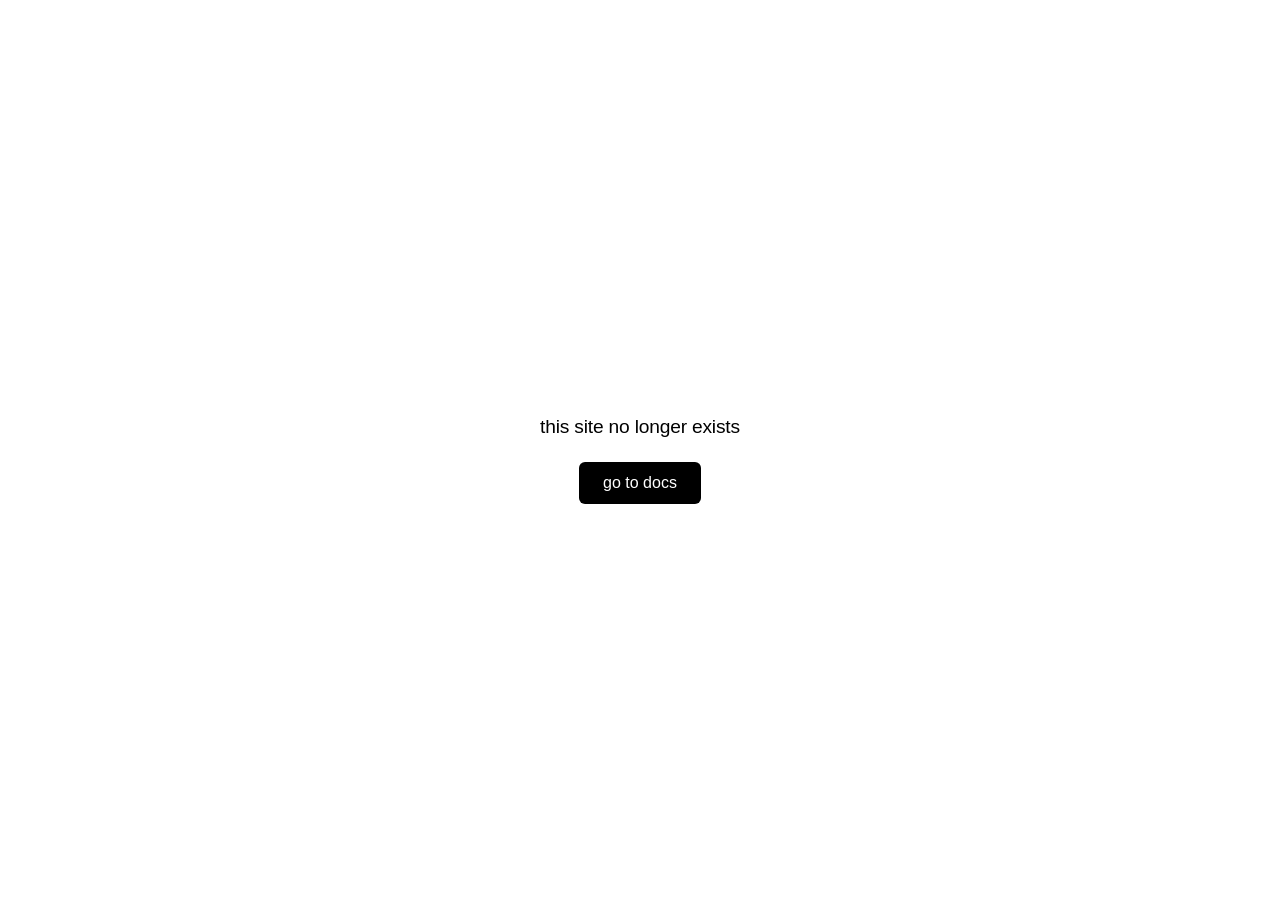
<file: index.html>
<!DOCTYPE html>
<html lang="en">
<head>
    <meta charset="UTF-8">
    <meta name="viewport" content="width=device-width, initial-scale=1.0">
    <title>feather</title>
    
    <link rel="icon" type="image/webp" href="https://imgproxy.attic.sh/insecure/f:webp/q:90/w:1920/plain/https://attic.sh/v9vxj9nb0kj2hccj2lcam39wfx6a">

    <meta name="title" content="Feather">
    <meta name="description" content="A lightweight discord tracking chrome extension">
    <meta property="og:type" content="website">
    <meta property="og:url" content="https://github.com/nwsz/feather">
    <meta property="og:title" content="Feather">
    <meta property="og:description" content="A lightweight discord tracking chrome extension.">
    <meta property="og:image" content="https://imgproxy.attic.sh/insecure/f:webp/q:90/w:1920/plain/https://attic.sh/v9vxj9nb0kj2hccj2lcam39wfx6a">
    <meta name="theme-color" content="#000000">

    <style>
        body {
            background-color: #ffffff;
            color: #000000;
            font-family: -apple-system, BlinkMacSystemFont, "Segoe UI", Roboto, sans-serif;
            display: flex;
            flex-direction: column;
            align-items: center;
            justify-content: center;
            height: 100vh;
            margin: 0;
            text-align: center;
        }

        p {
            font-size: 1.2rem;
            margin-bottom: 1.5rem;
            letter-spacing: -0.01em;
        }

        .btn {
            display: inline-block;
            padding: 12px 24px;
            background-color: #000000;
            color: #ffffff;
            text-decoration: none;
            border-radius: 6px;
            font-weight: 500;
            transition: opacity 0.2s ease;
        }

        .btn:hover {
            opacity: 0.8;
        }
    </style>
</head>
<body>

    <p>this site no longer exists</p>
    <a href="https://github.com/nwsz/feather" class="btn">go to docs</a>

</body>
</html>
</file>
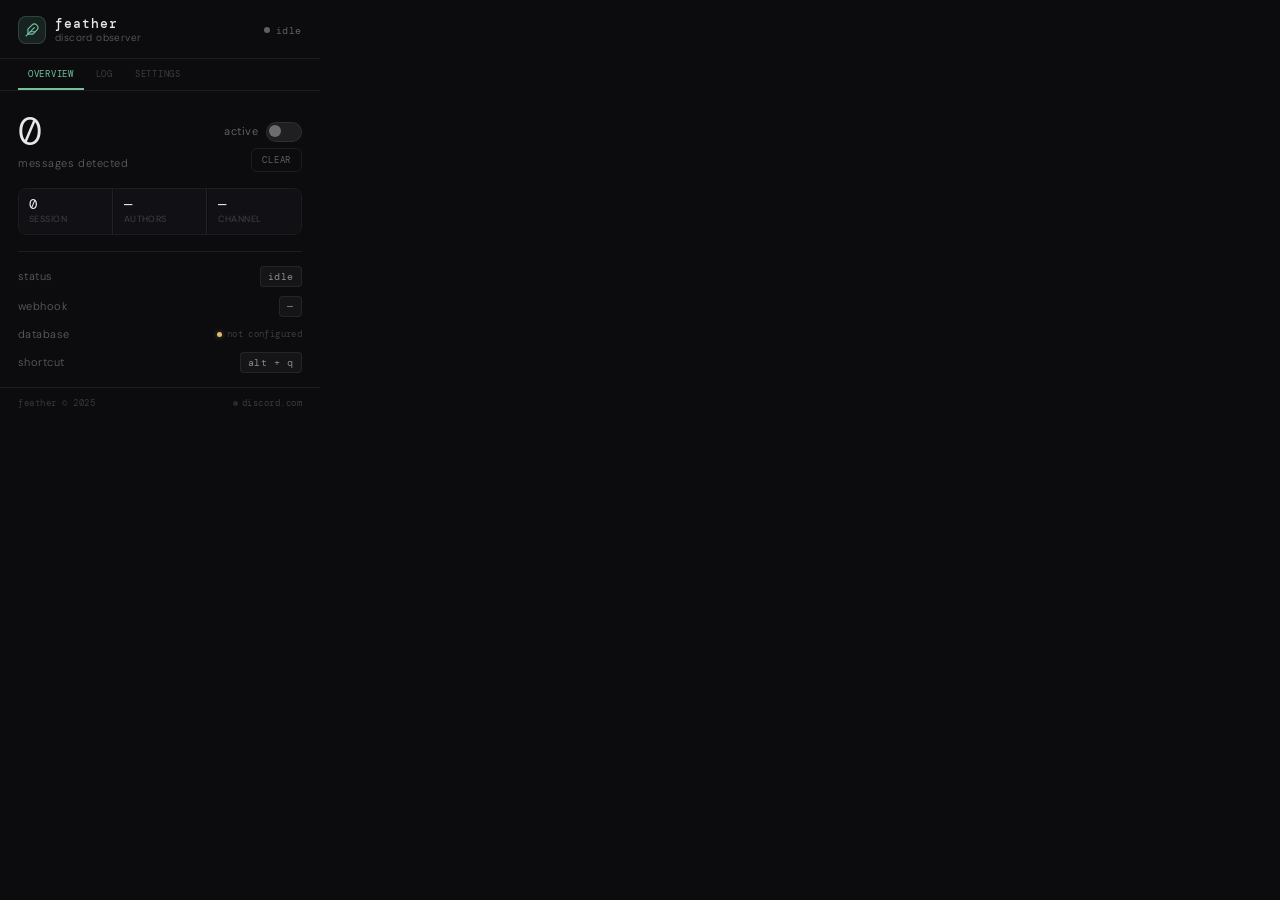
<file: popup.html>
<!DOCTYPE html>
<html lang="en">
<head>
  <meta charset="UTF-8" />
  <meta name="viewport" content="width=device-width, initial-scale=1.0" />
  <title>Feather</title>
  <style>
    @import url('https://fonts.googleapis.com/css2?family=DM+Mono:ital,wght@0,300;0,400;0,500;1,300&family=DM+Sans:wght@300;400;500&display=swap');

    *, *::before, *::after { box-sizing: border-box; margin: 0; padding: 0; }

    :root {
      --bg:         #0c0c0f;
      --surface:    #111115;
      --surface2:   #16161b;
      --border:     rgba(255,255,255,0.07);
      --border2:    rgba(255,255,255,0.04);
      --text:       #e8e8ec;
      --muted:      rgba(232,232,236,0.38);
      --muted2:     rgba(232,232,236,0.22);
      --green:      #72c39d;
      --green-dim:  rgba(114,195,157,0.12);
      --green-glow: rgba(114,195,157,0.22);
      --red:        #e07070;
      --red-dim:    rgba(224,112,112,0.1);
      --amber:      #e0b870;
      --amber-dim:  rgba(224,184,112,0.1);
      --blue:       #7098e0;
      --blue-dim:   rgba(112,152,224,0.1);
    }

    html, body {
      width: 320px;
      background: var(--bg);
      color: var(--text);
      font-family: 'DM Sans', sans-serif;
      font-size: 13px;
      line-height: 1.5;
      overflow: hidden;
    }

    .popup { display: flex; flex-direction: column; min-height: 100%; }

    /* ── Header ─────────────────────────────────────────────────────────── */
    .header {
      padding: 16px 18px 14px;
      border-bottom: 1px solid var(--border);
      display: flex;
      align-items: center;
      justify-content: space-between;
    }
    .header-left { display: flex; align-items: center; gap: 9px; }
    .logo-mark {
      width: 28px; height: 28px;
      background: var(--green-dim);
      border: 1px solid rgba(114,195,157,0.22);
      border-radius: 8px;
      display: flex; align-items: center; justify-content: center;
      color: var(--green); flex-shrink: 0;
    }
    .logo-text { display: flex; flex-direction: column; line-height: 1.2; }
    .logo-name {
      font-family: 'DM Mono', monospace;
      font-size: 13px; font-weight: 500;
      letter-spacing: 0.08em; color: var(--text);
    }
    .logo-sub { font-size: 10px; color: var(--muted); font-weight: 300; letter-spacing: 0.04em; }
    .header-status {
      display: flex; align-items: center; gap: 6px;
      font-size: 10px; font-family: 'DM Mono', monospace;
      letter-spacing: 0.06em; color: var(--muted);
    }
    .status-dot {
      width: 6px; height: 6px; border-radius: 50%;
      background: var(--muted);
      transition: background 0.3s ease, box-shadow 0.3s ease;
    }
    .status-dot.live {
      background: var(--green);
      box-shadow: 0 0 6px var(--green-glow);
      animation: pulse 2.4s ease-in-out infinite;
    }
    .status-dot.paused { background: rgba(255,255,255,0.15); }
    @keyframes pulse { 0%,100%{opacity:1} 50%{opacity:0.5} }

    /* ── Tab bar ─────────────────────────────────────────────────────────── */
    .tab-bar {
      display: flex;
      border-bottom: 1px solid var(--border);
      padding: 0 18px;
      gap: 2px;
    }
    .tab-btn {
      background: none; border: none; cursor: pointer;
      font-family: 'DM Mono', monospace;
      font-size: 9px; letter-spacing: 0.08em; text-transform: uppercase;
      color: var(--muted2);
      padding: 9px 10px 8px;
      border-bottom: 2px solid transparent;
      transition: color 0.2s, border-color 0.2s;
    }
    .tab-btn:hover { color: var(--muted); }
    .tab-btn.active { color: var(--green); border-bottom-color: var(--green); }

    /* ── Tab panels ─────────────────────────────────────────────────────── */
    .tab-panel { display: none; }
    .tab-panel.active { display: block; }

    /* ── Count block ─────────────────────────────────────────────────────── */
    .count-block {
      padding: 20px 18px 16px;
      display: flex; align-items: flex-end;
      justify-content: space-between; gap: 12px;
    }
    .count-main { display: flex; flex-direction: column; gap: 4px; }
    .count-number {
      font-family: 'DM Mono', monospace;
      font-size: 40px; font-weight: 300; line-height: 1;
      color: var(--text); letter-spacing: -0.02em;
      transition: color 0.3s ease, transform 0.3s cubic-bezier(0.34,1.56,0.64,1);
    }
    .count-number.has-messages { color: var(--green); }
    .count-number.bump { transform: scale(1.08); }
    .count-label { font-size: 11px; color: var(--muted); font-weight: 300; letter-spacing: 0.05em; }

    .count-actions { display: flex; flex-direction: column; gap: 6px; align-items: flex-end; }
    .toggle-row { display: flex; align-items: center; gap: 8px; }
    .toggle-label { font-size: 11px; color: var(--muted); letter-spacing: 0.04em; }
    .toggle {
      position: relative; width: 36px; height: 20px;
      cursor: pointer; flex-shrink: 0;
    }
    .toggle input { position: absolute; opacity: 0; width: 0; height: 0; }
    .toggle-track {
      position: absolute; inset: 0;
      background: rgba(255,255,255,0.08);
      border: 1px solid var(--border);
      border-radius: 20px;
      transition: background 0.3s ease, border-color 0.3s ease;
    }
    .toggle-thumb {
      position: absolute; top: 3px; left: 3px;
      width: 12px; height: 12px;
      background: rgba(255,255,255,0.35);
      border-radius: 50%;
      transition: transform 0.3s cubic-bezier(0.34,1.56,0.64,1), background 0.3s ease;
    }
    .toggle input:checked ~ .toggle-track {
      background: var(--green-dim);
      border-color: rgba(114,195,157,0.3);
    }
    .toggle input:checked ~ .toggle-thumb {
      transform: translateX(16px); background: var(--green);
    }

    .btn-reset {
      background: none; border: 1px solid var(--border); border-radius: 6px;
      color: var(--muted); font-family: 'DM Mono', monospace;
      font-size: 9px; letter-spacing: 0.08em; padding: 5px 10px;
      cursor: pointer; text-transform: uppercase;
      transition: color 0.2s, border-color 0.2s, background 0.2s;
    }
    .btn-reset:hover {
      color: var(--text); border-color: rgba(255,255,255,0.18);
      background: rgba(255,255,255,0.04);
    }

    /* ── Stats row ───────────────────────────────────────────────────────── */
    .stats-row {
      display: flex; gap: 1px;
      margin: 0 18px 16px;
      border: 1px solid var(--border); border-radius: 8px; overflow: hidden;
    }
    .stat-cell {
      flex: 1; padding: 8px 10px;
      background: var(--surface);
      display: flex; flex-direction: column; gap: 2px;
      border-right: 1px solid var(--border);
    }
    .stat-cell:last-child { border-right: none; }
    .stat-val {
      font-family: 'DM Mono', monospace;
      font-size: 14px; font-weight: 400; color: var(--text); line-height: 1;
    }
    .stat-key { font-size: 9px; color: var(--muted2); letter-spacing: 0.05em; text-transform: uppercase; }

    /* ── Info section ────────────────────────────────────────────────────── */
    .divider { height: 1px; background: var(--border); margin: 0 18px; }

    .info-section { padding: 14px 18px; display: flex; flex-direction: column; gap: 9px; }
    .info-row { display: flex; align-items: center; justify-content: space-between; }
    .info-key { font-size: 11px; color: var(--muted); font-weight: 300; letter-spacing: 0.04em; }
    .info-val {
      font-family: 'DM Mono', monospace; font-size: 10px;
      color: rgba(255,255,255,0.5);
      background: rgba(255,255,255,0.04);
      border: 1px solid var(--border); border-radius: 4px;
      padding: 2px 7px; letter-spacing: 0.06em;
    }
    .info-val.green { color: var(--green); background: var(--green-dim); border-color: rgba(114,195,157,0.2); }
    .info-val.red   { color: var(--red);   background: var(--red-dim);   border-color: rgba(224,112,112,0.2); }

    /* ── Recent messages log ─────────────────────────────────────────────── */
    .log-panel { padding: 12px 18px; }
    .log-header {
      display: flex; align-items: center; justify-content: space-between;
      margin-bottom: 10px;
    }
    .log-title { font-size: 10px; color: var(--muted); letter-spacing: 0.06em; text-transform: uppercase; font-family: 'DM Mono', monospace; }
    .log-clear-btn {
      background: none; border: none; cursor: pointer;
      font-family: 'DM Mono', monospace; font-size: 9px;
      color: var(--muted2); letter-spacing: 0.06em; text-transform: uppercase;
      padding: 3px 6px; border-radius: 4px;
      transition: color 0.2s, background 0.2s;
    }
    .log-clear-btn:hover { color: var(--red); background: var(--red-dim); }

    .log-list {
      display: flex; flex-direction: column; gap: 6px;
      max-height: 220px; overflow-y: auto;
    }
    .log-list::-webkit-scrollbar { width: 3px; }
    .log-list::-webkit-scrollbar-track { background: transparent; }
    .log-list::-webkit-scrollbar-thumb { background: rgba(255,255,255,0.1); border-radius: 2px; }

    .log-item {
      background: var(--surface);
      border: 1px solid var(--border2);
      border-radius: 8px;
      padding: 9px 11px;
      display: flex; flex-direction: column; gap: 4px;
      animation: log-in 0.3s cubic-bezier(0.34,1.56,0.64,1) both;
    }
    @keyframes log-in {
      from { opacity: 0; transform: translateY(-4px) scale(0.98); }
      to   { opacity: 1; transform: none; }
    }
    .log-item-header { display: flex; align-items: center; justify-content: space-between; gap: 8px; }
    .log-author {
      font-family: 'DM Mono', monospace; font-size: 10px;
      color: var(--green); letter-spacing: 0.04em;
      white-space: nowrap; overflow: hidden; text-overflow: ellipsis;
      max-width: 140px;
    }
    .log-meta { display: flex; align-items: center; gap: 6px; flex-shrink: 0; }
    .log-channel {
      font-size: 9px; color: var(--blue);
      background: var(--blue-dim); border: 1px solid rgba(112,152,224,0.15);
      border-radius: 4px; padding: 1px 5px;
      font-family: 'DM Mono', monospace; letter-spacing: 0.04em;
      white-space: nowrap; overflow: hidden; text-overflow: ellipsis; max-width: 80px;
    }
    .log-time {
      font-size: 9px; color: var(--muted2);
      font-family: 'DM Mono', monospace; letter-spacing: 0.04em; flex-shrink: 0;
    }
    .log-content {
      font-size: 11px; color: var(--muted);
      white-space: nowrap; overflow: hidden; text-overflow: ellipsis;
      max-width: 100%;
    }
    .log-empty {
      text-align: center; padding: 24px 0;
      font-size: 11px; color: var(--muted2); letter-spacing: 0.04em;
    }

    /* ── Settings panel ──────────────────────────────────────────────────── */
    .settings-panel { padding: 14px 18px; display: flex; flex-direction: column; gap: 12px; }
    .setting-group { display: flex; flex-direction: column; gap: 6px; }
    .setting-label {
      font-size: 10px; color: var(--muted); letter-spacing: 0.05em;
      text-transform: uppercase; font-family: 'DM Mono', monospace;
    }
    .setting-row {
      display: flex; align-items: center; justify-content: space-between;
      padding: 8px 10px;
      background: var(--surface); border: 1px solid var(--border2);
      border-radius: 8px;
    }
    .setting-key { font-size: 11px; color: var(--muted); }
    .setting-val { font-family: 'DM Mono', monospace; font-size: 10px; color: rgba(255,255,255,0.5); }

    /* ── Footer ──────────────────────────────────────────────────────────── */
    .footer {
      padding: 9px 18px 12px;
      border-top: 1px solid var(--border);
      display: flex; align-items: center; justify-content: space-between;
    }
    .footer-note { font-size: 9px; color: rgba(255,255,255,0.18); font-family: 'DM Mono', monospace; letter-spacing: 0.06em; }
    .discord-pill {
      display: flex; align-items: center; gap: 4px;
      font-size: 9px; color: rgba(255,255,255,0.2);
      font-family: 'DM Mono', monospace; letter-spacing: 0.05em;
    }
    .discord-dot {
      width: 5px; height: 5px; border-radius: 50%;
      background: rgba(255,255,255,0.12); transition: background 0.3s ease;
    }
    .discord-dot.connected { background: var(--green); box-shadow: 0 0 5px var(--green-glow); }

    /* ── No discord tab warning ──────────────────────────────────────────── */
    .no-tab-banner {
      margin: 0 18px 12px;
      padding: 9px 12px;
      background: var(--red-dim); border: 1px solid rgba(224,112,112,0.18);
      border-radius: 8px; font-size: 10px; color: var(--red);
      letter-spacing: 0.03em; display: none;
    }
    .no-tab-banner.visible { display: block; }

    /* ── Supabase status ─────────────────────────────────────────────────── */
    .db-status-row { display: flex; align-items: center; gap: 5px; }
    .db-dot {
      width: 5px; height: 5px; border-radius: 50%;
      background: var(--amber); box-shadow: 0 0 5px rgba(224,184,112,0.4);
    }
    .db-dot.ok { background: var(--green); box-shadow: 0 0 5px var(--green-glow); }
    .db-dot.err { background: var(--red); box-shadow: 0 0 5px rgba(224,112,112,0.4); }
    .db-label { font-size: 9px; color: var(--muted2); font-family: 'DM Mono', monospace; letter-spacing: 0.04em; }
  </style>
</head>
<body>
<div class="popup">

  <!-- Header -->
  <div class="header">
    <div class="header-left">
      <div class="logo-mark">
        <svg width="14" height="14" viewBox="0 0 24 24" fill="none" xmlns="http://www.w3.org/2000/svg">
          <path d="M20.24 12.24a6 6 0 0 0-8.49-8.49L5 10.5V19h8.5l6.74-6.76z" stroke="currentColor" stroke-width="2" stroke-linecap="round" stroke-linejoin="round"/>
          <line x1="16" y1="8" x2="2" y2="22" stroke="currentColor" stroke-width="2" stroke-linecap="round"/>
          <line x1="17.5" y1="15" x2="9" y2="15" stroke="currentColor" stroke-width="2" stroke-linecap="round"/>
        </svg>
      </div>
      <div class="logo-text">
        <span class="logo-name">feather</span>
        <span class="logo-sub">discord observer</span>
      </div>
    </div>
    <div class="header-status">
      <div class="status-dot" id="statusDot"></div>
      <span id="statusText">idle</span>
    </div>
  </div>

  <!-- Tabs -->
  <div class="tab-bar">
    <button class="tab-btn active" data-tab="overview">Overview</button>
    <button class="tab-btn" data-tab="log">Log</button>
    <button class="tab-btn" data-tab="settings">Settings</button>
  </div>

  <!-- ── OVERVIEW TAB ─────────────────────────────────────────────────── -->
  <div class="tab-panel active" id="tab-overview">

    <!-- No Discord tab warning -->
    <div class="no-tab-banner" id="noTabBanner">
      No active Discord tab detected.
    </div>

    <!-- Count + Controls -->
    <div class="count-block">
      <div class="count-main">
        <div class="count-number" id="countNumber">0</div>
        <div class="count-label">messages detected</div>
      </div>
      <div class="count-actions">
        <div class="toggle-row">
          <span class="toggle-label">active</span>
          <label class="toggle">
            <input type="checkbox" id="toggleInput" />
            <div class="toggle-track"></div>
            <div class="toggle-thumb"></div>
          </label>
        </div>
        <button class="btn-reset" id="resetBtn">clear</button>
      </div>
    </div>

    <!-- Stats -->
    <div class="stats-row">
      <div class="stat-cell">
        <span class="stat-val" id="statSession">0</span>
        <span class="stat-key">session</span>
      </div>
      <div class="stat-cell">
        <span class="stat-val" id="statAuthors">—</span>
        <span class="stat-key">authors</span>
      </div>
      <div class="stat-cell">
        <span class="stat-val" id="statChannel">—</span>
        <span class="stat-key">channel</span>
      </div>
    </div>

    <div class="divider"></div>

    <!-- Info -->
    <div class="info-section">
      <div class="info-row">
        <span class="info-key">status</span>
        <span class="info-val" id="statusBadge">idle</span>
      </div>
      <div class="info-row">
        <span class="info-key">webhook</span>
        <span class="info-val" id="webhookBadge">—</span>
      </div>
      <div class="info-row">
        <span class="info-key">database</span>
        <div class="db-status-row">
          <div class="db-dot" id="dbDot"></div>
          <span class="db-label" id="dbLabel">not configured</span>
        </div>
      </div>
      <div class="info-row">
        <span class="info-key">shortcut</span>
        <span class="info-val">alt + q</span>
      </div>
    </div>
  </div>

  <!-- ── LOG TAB ──────────────────────────────────────────────────────── -->
  <div class="tab-panel" id="tab-log">
    <div class="log-panel">
      <div class="log-header">
        <span class="log-title">Recent Messages</span>
        <button class="log-clear-btn" id="logClearBtn">clear all</button>
      </div>
      <div class="log-list" id="logList">
        <div class="log-empty">No messages yet.</div>
      </div>
    </div>
  </div>

  <!-- ── SETTINGS TAB ─────────────────────────────────────────────────── -->
  <div class="tab-panel" id="tab-settings">
    <div class="settings-panel">
      <div class="setting-group">
        <span class="setting-label">Extension</span>
        <div class="setting-row">
          <span class="setting-key">Version</span>
          <span class="setting-val">1.0.0</span>
        </div>
        <div class="setting-row">
          <span class="setting-key">Scope</span>
          <span class="setting-val">all channels</span>
        </div>
        <div class="setting-row">
          <span class="setting-key">Keyboard toggle</span>
          <span class="setting-val">alt + q</span>
        </div>
      </div>
      <div class="setting-group">
        <span class="setting-label">Integrations</span>
        <div class="setting-row">
          <span class="setting-key">Webhook</span>
          <span class="setting-val" id="settingsWebhookStatus">—</span>
        </div>
        <div class="setting-row">
          <span class="setting-key">Supabase</span>
          <span class="setting-val" id="settingsDbStatus">—</span>
        </div>
      </div>
      <div class="setting-group">
        <span class="setting-label">Data</span>
        <div class="setting-row" style="cursor:pointer" id="exportBtn">
          <span class="setting-key">Export log as JSON</span>
          <span class="setting-val">↓</span>
        </div>
        <div class="setting-row" style="cursor:pointer" id="fullResetBtn">
          <span class="setting-key" style="color:var(--red)">Full reset</span>
          <span class="setting-val" style="color:var(--red)">×</span>
        </div>
      </div>
    </div>
  </div>

  <!-- Footer -->
  <div class="footer">
    <span class="footer-note">feather © 2025</span>
    <div class="discord-pill">
      <div class="discord-dot" id="discordDot"></div>
      <span id="discordTabText">discord.com</span>
    </div>
  </div>

</div>
<script src="popup.js"></script>
</body>
</html>
</file>
